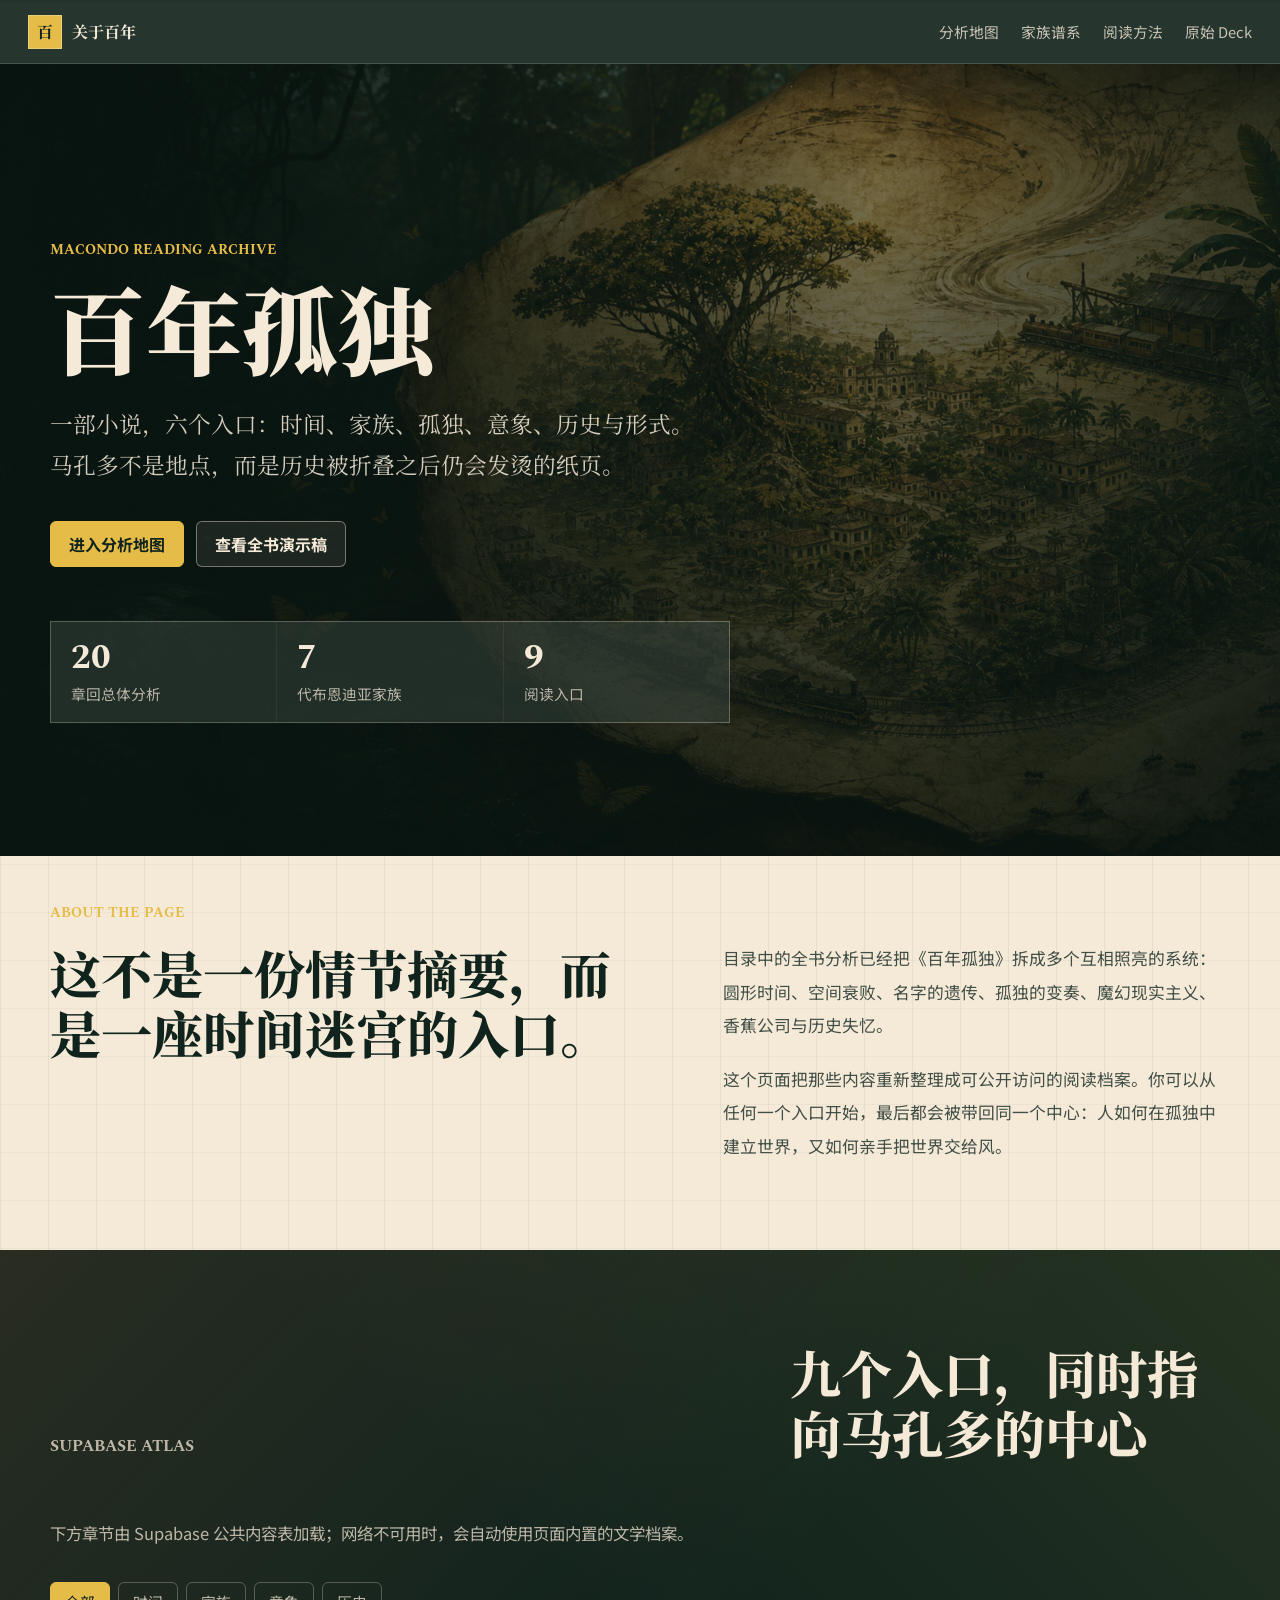
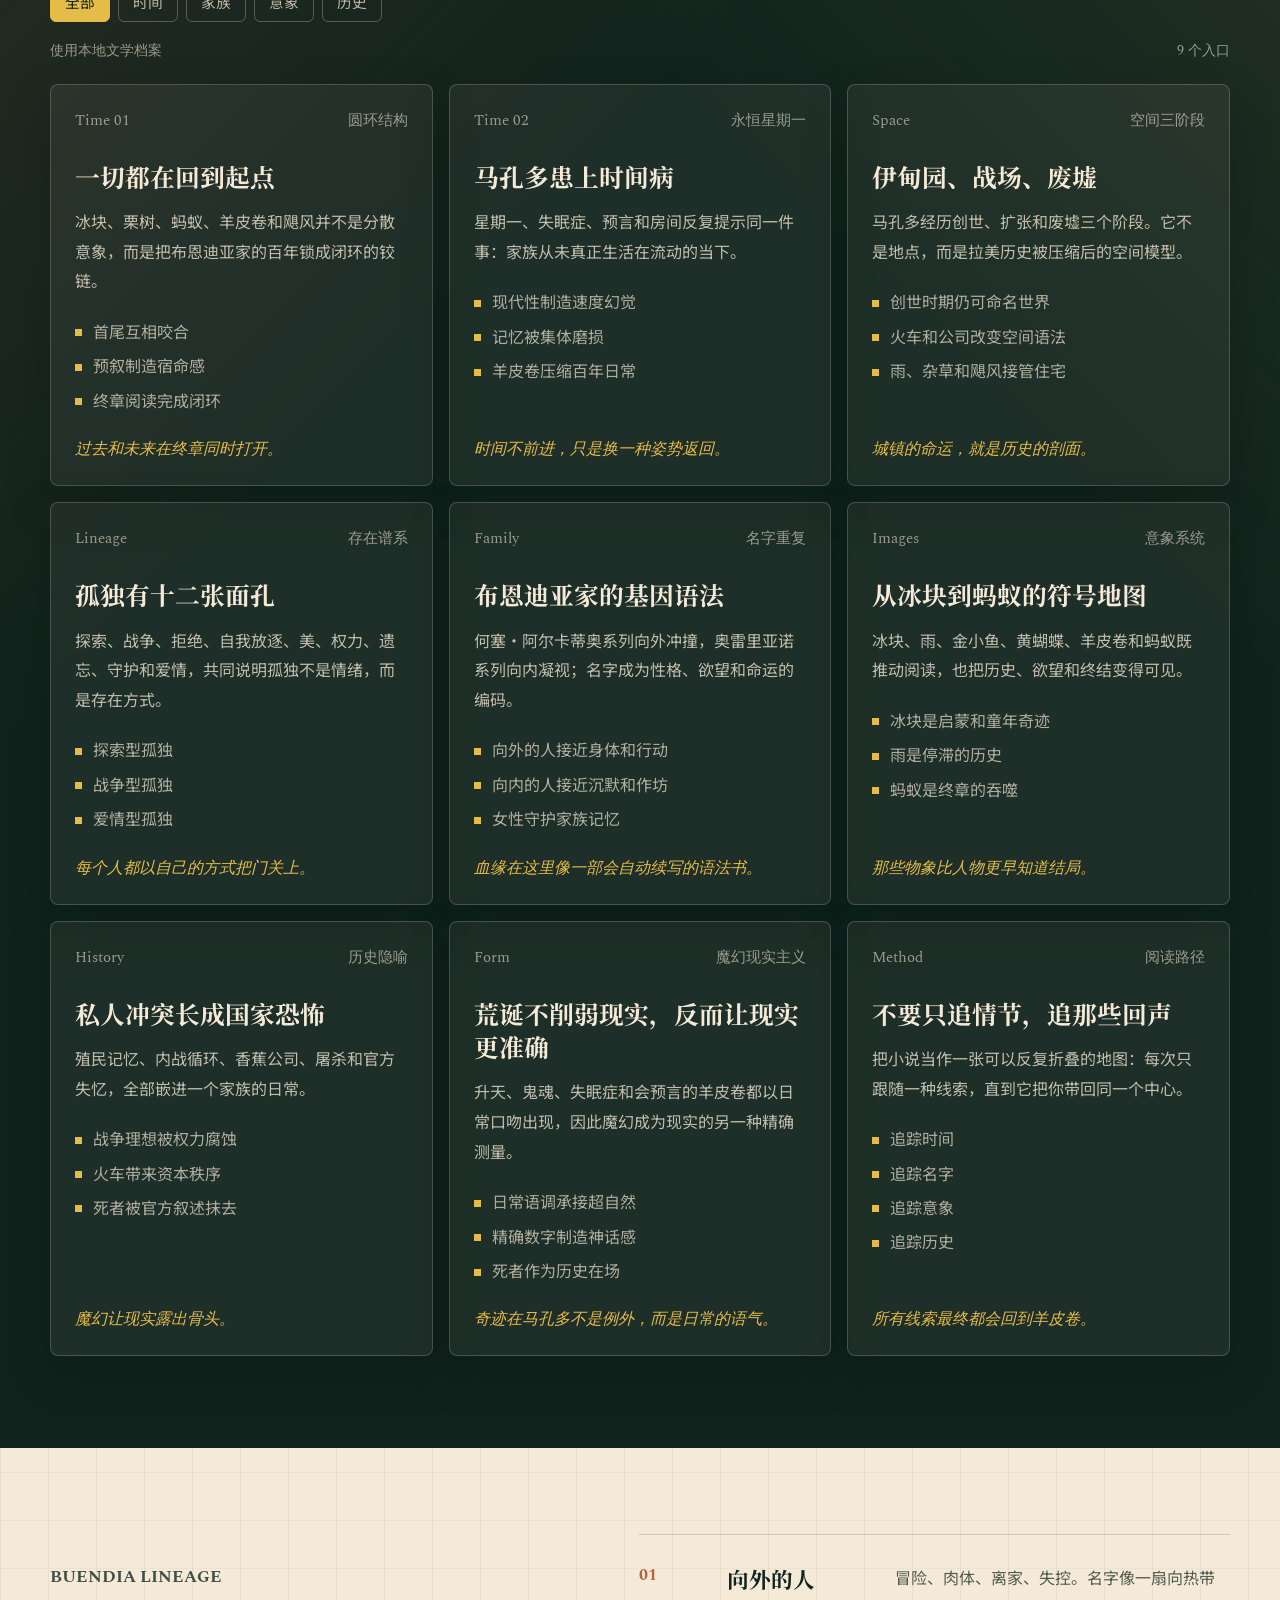
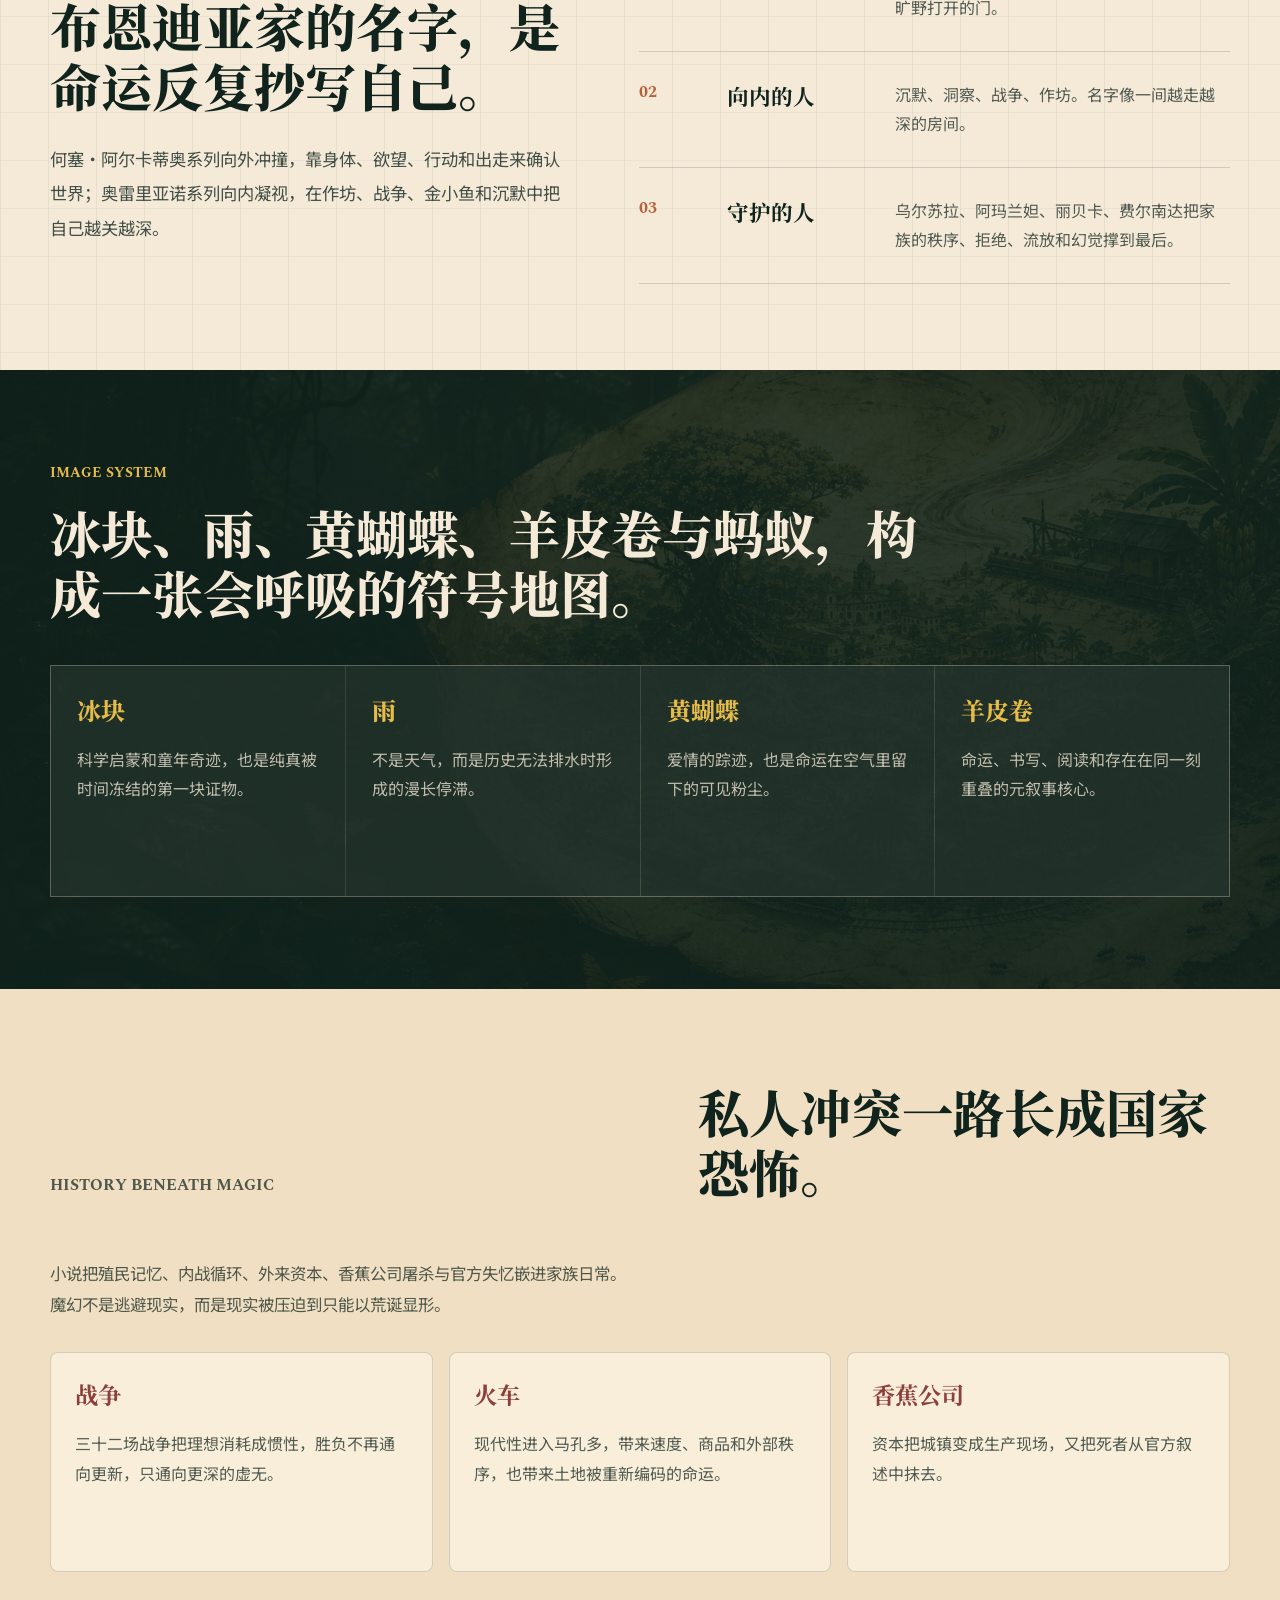
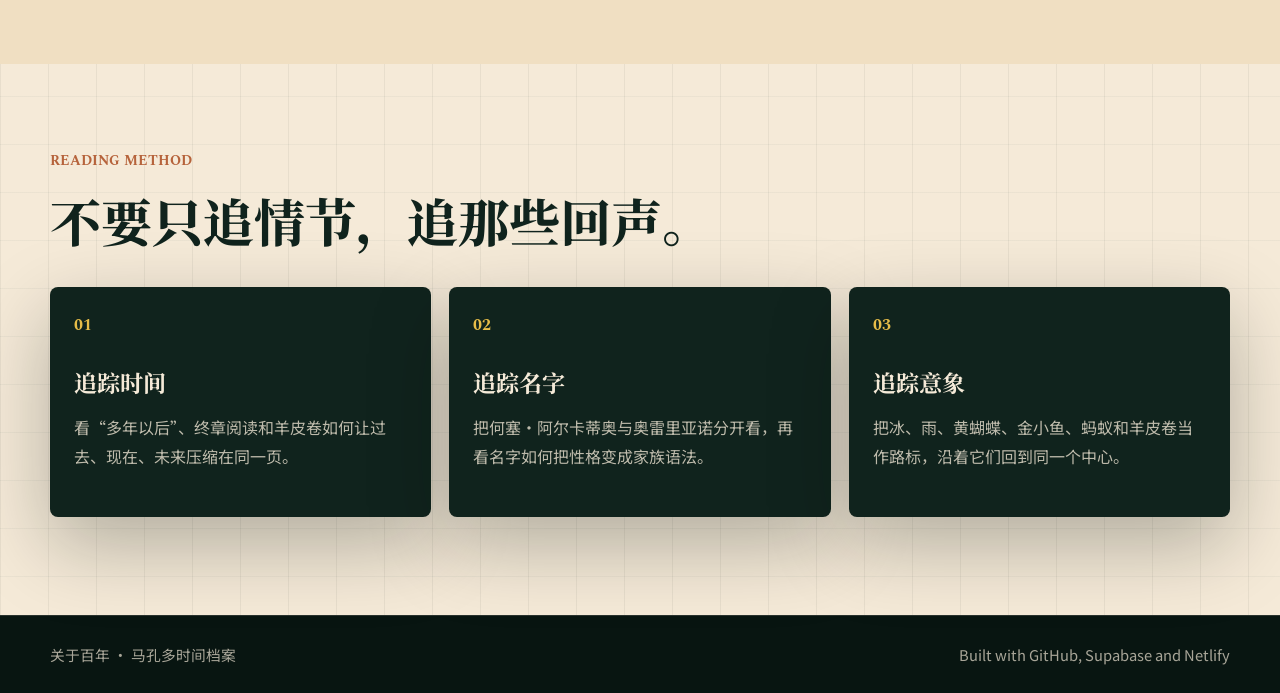
<file: index.html>
<!DOCTYPE html>
<html lang="zh-CN">
<head>
  <meta charset="UTF-8">
  <meta name="viewport" content="width=device-width, initial-scale=1.0">
  <title>关于百年 | 马孔多时间档案</title>
  <meta name="description" content="关于《百年孤独》的全书深度总体分析：时间循环、马孔多、布恩迪亚家族、意象系统、历史隐喻与阅读路径。">
  <meta name="theme-color" content="#10231d">
  <meta property="og:title" content="关于百年 | 马孔多时间档案">
  <meta property="og:description" content="从时间、孤独、家族、意象与历史政治进入《百年孤独》的深度阅读页面。">
  <meta property="og:type" content="website">
  <meta property="og:image" content="assets/macondo-hero.png">
  <link rel="preconnect" href="https://fonts.googleapis.com">
  <link rel="preconnect" href="https://fonts.gstatic.com" crossorigin>
  <link href="https://fonts.googleapis.com/css2?family=Noto+Serif+SC:wght@400;500;600;700;900&family=Noto+Sans+SC:wght@400;500;700;900&family=Spectral:ital,wght@0,400;0,600;0,700;1,500&display=swap" rel="stylesheet">
  <link rel="preload" href="assets/macondo-hero.png" as="image">
  <link rel="stylesheet" href="assets/site.css">
</head>
<body>
  <a class="skip-link" href="#main">跳到正文</a>
  <div class="progress" aria-hidden="true"><span id="scroll-progress"></span></div>

  <header class="site-header">
    <a class="brand" href="#top" aria-label="关于百年首页">
      <span class="brand-mark">百</span>
      <span>关于百年</span>
    </a>
    <nav aria-label="主导航">
      <a href="#atlas">分析地图</a>
      <a href="#lineage">家族谱系</a>
      <a href="#method">阅读方法</a>
      <a href="deck.html">原始 Deck</a>
    </nav>
  </header>

  <main id="main">
    <section class="hero" id="top" aria-labelledby="hero-title">
      <picture class="hero-art">
        <img src="assets/macondo-hero.png" alt="雨林、羊皮卷地图、火车与黄蝴蝶交织成的马孔多意象插画">
      </picture>
      <div class="hero-shade" aria-hidden="true"></div>
      <div class="hero-inner">
        <p class="eyebrow">Macondo Reading Archive</p>
        <h1 id="hero-title">百年孤独</h1>
        <p class="hero-copy">
          一部小说，六个入口：时间、家族、孤独、意象、历史与形式。马孔多不是地点，而是历史被折叠之后仍会发烫的纸页。
        </p>
        <div class="hero-actions">
          <a class="button primary" href="#atlas">进入分析地图</a>
          <a class="button ghost" href="deck.html">查看全书演示稿</a>
        </div>
        <dl class="hero-facts" aria-label="页面摘要">
          <div>
            <dt>20</dt>
            <dd>章回总体分析</dd>
          </div>
          <div>
            <dt>7</dt>
            <dd>代布恩迪亚家族</dd>
          </div>
          <div>
            <dt>9</dt>
            <dd>阅读入口</dd>
          </div>
        </dl>
      </div>
    </section>

    <section class="opening" aria-labelledby="opening-title">
      <div class="section-kicker">About the Page</div>
      <div class="opening-grid">
        <h2 id="opening-title">这不是一份情节摘要，而是一座时间迷宫的入口。</h2>
        <div class="opening-copy">
          <p>
            目录中的全书分析已经把《百年孤独》拆成多个互相照亮的系统：圆形时间、空间衰败、名字的遗传、孤独的变奏、魔幻现实主义、香蕉公司与历史失忆。
          </p>
          <p>
            这个页面把那些内容重新整理成可公开访问的阅读档案。你可以从任何一个入口开始，最后都会被带回同一个中心：人如何在孤独中建立世界，又如何亲手把世界交给风。
          </p>
        </div>
      </div>
    </section>

    <section class="section dark-band" id="atlas" aria-labelledby="atlas-title">
      <div class="section-head">
        <p class="section-kicker">Supabase Atlas</p>
        <h2 id="atlas-title">九个入口，同时指向马孔多的中心</h2>
        <p>
          下方章节由 Supabase 公共内容表加载；网络不可用时，会自动使用页面内置的文学档案。
        </p>
      </div>

      <div class="lens-bar" aria-label="阅读镜头">
        <button class="lens is-active" type="button" data-lens="all" aria-pressed="true">全部</button>
        <button class="lens" type="button" data-lens="time" aria-pressed="false">时间</button>
        <button class="lens" type="button" data-lens="lineage" aria-pressed="false">家族</button>
        <button class="lens" type="button" data-lens="image" aria-pressed="false">意象</button>
        <button class="lens" type="button" data-lens="history" aria-pressed="false">历史</button>
      </div>

      <div class="source-line">
        <span id="data-source">正在连接 Supabase</span>
        <span id="section-count">0 个入口</span>
      </div>

      <div class="analysis-grid" id="sections-grid" aria-live="polite"></div>
    </section>

    <section class="section split-section" id="lineage" aria-labelledby="lineage-title">
      <div class="portrait-panel">
        <p class="section-kicker">Buendia Lineage</p>
        <h2 id="lineage-title">布恩迪亚家的名字，是命运反复抄写自己。</h2>
        <p>
          何塞·阿尔卡蒂奥系列向外冲撞，靠身体、欲望、行动和出走来确认世界；奥雷里亚诺系列向内凝视，在作坊、战争、金小鱼和沉默中把自己越关越深。
        </p>
      </div>
      <div class="lineage-table" role="list" aria-label="人物阅读线索">
        <article role="listitem">
          <span>01</span>
          <h3>向外的人</h3>
          <p>冒险、肉体、离家、失控。名字像一扇向热带旷野打开的门。</p>
        </article>
        <article role="listitem">
          <span>02</span>
          <h3>向内的人</h3>
          <p>沉默、洞察、战争、作坊。名字像一间越走越深的房间。</p>
        </article>
        <article role="listitem">
          <span>03</span>
          <h3>守护的人</h3>
          <p>乌尔苏拉、阿玛兰妲、丽贝卡、费尔南达把家族的秩序、拒绝、流放和幻觉撑到最后。</p>
        </article>
      </div>
    </section>

    <section class="image-river" aria-labelledby="river-title">
      <div class="section-kicker">Image System</div>
      <h2 id="river-title">冰块、雨、黄蝴蝶、羊皮卷与蚂蚁，构成一张会呼吸的符号地图。</h2>
      <div class="river-track" role="list">
        <article role="listitem">
          <span>冰块</span>
          <p>科学启蒙和童年奇迹，也是纯真被时间冻结的第一块证物。</p>
        </article>
        <article role="listitem">
          <span>雨</span>
          <p>不是天气，而是历史无法排水时形成的漫长停滞。</p>
        </article>
        <article role="listitem">
          <span>黄蝴蝶</span>
          <p>爱情的踪迹，也是命运在空气里留下的可见粉尘。</p>
        </article>
        <article role="listitem">
          <span>羊皮卷</span>
          <p>命运、书写、阅读和存在在同一刻重叠的元叙事核心。</p>
        </article>
      </div>
    </section>

    <section class="section history-section" aria-labelledby="history-title">
      <div class="section-head compact">
        <p class="section-kicker">History Beneath Magic</p>
        <h2 id="history-title">私人冲突一路长成国家恐怖。</h2>
        <p>
          小说把殖民记忆、内战循环、外来资本、香蕉公司屠杀与官方失忆嵌进家族日常。魔幻不是逃避现实，而是现实被压迫到只能以荒诞显形。
        </p>
      </div>
      <div class="history-grid">
        <article>
          <strong>战争</strong>
          <p>三十二场战争把理想消耗成惯性，胜负不再通向更新，只通向更深的虚无。</p>
        </article>
        <article>
          <strong>火车</strong>
          <p>现代性进入马孔多，带来速度、商品和外部秩序，也带来土地被重新编码的命运。</p>
        </article>
        <article>
          <strong>香蕉公司</strong>
          <p>资本把城镇变成生产现场，又把死者从官方叙述中抹去。</p>
        </article>
      </div>
    </section>

    <section class="section method-section" id="method" aria-labelledby="method-title">
      <p class="section-kicker">Reading Method</p>
      <h2 id="method-title">不要只追情节，追那些回声。</h2>
      <div class="method-grid">
        <article>
          <span>01</span>
          <h3>追踪时间</h3>
          <p>看“多年以后”、终章阅读和羊皮卷如何让过去、现在、未来压缩在同一页。</p>
        </article>
        <article>
          <span>02</span>
          <h3>追踪名字</h3>
          <p>把何塞·阿尔卡蒂奥与奥雷里亚诺分开看，再看名字如何把性格变成家族语法。</p>
        </article>
        <article>
          <span>03</span>
          <h3>追踪意象</h3>
          <p>把冰、雨、黄蝴蝶、金小鱼、蚂蚁和羊皮卷当作路标，沿着它们回到同一个中心。</p>
        </article>
      </div>
    </section>
  </main>

  <footer class="site-footer">
    <p>关于百年 · 马孔多时间档案</p>
    <p>Built with GitHub, Supabase and Netlify</p>
  </footer>

  <script src="assets/site.js" defer></script>
</body>
</html>
</file>
<file: assets/site.css>
:root {
  --ink: #10231d;
  --ink-2: #1e332a;
  --paper: #f5ead8;
  --paper-2: #d8c49e;
  --copper: #b6633b;
  --gold: #e6bc48;
  --leaf: #547766;
  --rose: #8d3f3c;
  --mist: rgba(245, 234, 216, 0.72);
  --line-dark: rgba(245, 234, 216, 0.2);
  --line-light: rgba(16, 35, 29, 0.16);
  --shadow: 0 28px 80px rgba(5, 15, 12, 0.28);
  --serif: "Noto Serif SC", "Songti SC", "STSong", serif;
  --sans: "Noto Sans SC", "PingFang SC", "Microsoft YaHei", sans-serif;
  --latin: "Spectral", Georgia, serif;
}

* {
  box-sizing: border-box;
}

html {
  scroll-behavior: smooth;
}

body {
  margin: 0;
  color: var(--ink);
  background:
    linear-gradient(90deg, rgba(16, 35, 29, 0.06) 1px, transparent 1px),
    linear-gradient(180deg, rgba(16, 35, 29, 0.04) 1px, transparent 1px),
    var(--paper);
  background-size: 48px 48px;
  font-family: var(--sans);
  -webkit-font-smoothing: antialiased;
  text-rendering: optimizeLegibility;
}

img {
  display: block;
  max-width: 100%;
}

a {
  color: inherit;
  text-decoration: none;
}

button,
a {
  -webkit-tap-highlight-color: transparent;
}

.skip-link {
  position: fixed;
  left: 16px;
  top: 16px;
  z-index: 50;
  transform: translateY(-140%);
  background: var(--paper);
  color: var(--ink);
  padding: 10px 14px;
  border: 1px solid var(--ink);
}

.skip-link:focus {
  transform: translateY(0);
}

.progress {
  position: fixed;
  inset: 0 0 auto;
  height: 3px;
  z-index: 45;
  background: rgba(16, 35, 29, 0.12);
}

.progress span {
  display: block;
  width: 0;
  height: 100%;
  background: linear-gradient(90deg, var(--copper), var(--gold), var(--leaf));
}

.site-header {
  position: sticky;
  top: 0;
  z-index: 40;
  display: flex;
  align-items: center;
  justify-content: space-between;
  min-height: 64px;
  padding: 0 28px;
  color: var(--paper);
  background: rgba(16, 35, 29, 0.9);
  border-bottom: 1px solid rgba(245, 234, 216, 0.16);
  backdrop-filter: blur(18px);
}

.brand {
  display: inline-flex;
  align-items: center;
  gap: 10px;
  font-family: var(--serif);
  font-weight: 700;
}

.brand-mark {
  display: grid;
  place-items: center;
  width: 34px;
  height: 34px;
  color: var(--ink);
  background: var(--gold);
  border: 1px solid rgba(245, 234, 216, 0.35);
}

.site-header nav {
  display: flex;
  align-items: center;
  gap: 22px;
  font-size: 0.92rem;
}

.site-header nav a {
  opacity: 0.78;
}

.site-header nav a:hover,
.site-header nav a:focus-visible {
  opacity: 1;
}

.hero {
  position: relative;
  min-height: 88svh;
  overflow: hidden;
  color: var(--paper);
  background: var(--ink);
}

.hero-art,
.hero-art img,
.hero-shade {
  position: absolute;
  inset: 0;
}

.hero-art img {
  width: 100%;
  height: 100%;
  object-fit: cover;
  object-position: center center;
}

.hero-shade {
  background:
    linear-gradient(90deg, rgba(9, 21, 17, 0.94), rgba(9, 21, 17, 0.72) 35%, rgba(9, 21, 17, 0.28) 68%, rgba(9, 21, 17, 0.64)),
    linear-gradient(180deg, rgba(9, 21, 17, 0.22), rgba(9, 21, 17, 0.82));
}

.hero-inner {
  position: relative;
  z-index: 2;
  width: min(1180px, calc(100% - 48px));
  min-height: 88svh;
  margin: 0 auto;
  padding: 86px 0 44px;
  display: flex;
  flex-direction: column;
  justify-content: center;
}

.eyebrow,
.section-kicker {
  margin: 0 0 18px;
  font-family: var(--latin);
  font-size: 0.88rem;
  font-weight: 700;
  text-transform: uppercase;
  color: var(--gold);
  letter-spacing: 0;
}

.hero h1 {
  max-width: 760px;
  margin: 0;
  font-family: var(--serif);
  font-size: 6rem;
  line-height: 1;
  font-weight: 900;
  letter-spacing: 0;
}

.hero-copy {
  max-width: 660px;
  margin: 28px 0 0;
  color: rgba(245, 234, 216, 0.86);
  font-family: var(--serif);
  font-size: 1.42rem;
  line-height: 1.8;
}

.hero-actions {
  display: flex;
  flex-wrap: wrap;
  gap: 12px;
  margin-top: 36px;
}

.button {
  display: inline-flex;
  align-items: center;
  justify-content: center;
  min-height: 46px;
  padding: 0 18px;
  border: 1px solid rgba(245, 234, 216, 0.42);
  border-radius: 6px;
  font-weight: 700;
  transition: transform 180ms ease, background 180ms ease, border-color 180ms ease;
}

.button:hover,
.button:focus-visible {
  transform: translateY(-2px);
}

.button.primary {
  color: var(--ink);
  background: var(--gold);
  border-color: var(--gold);
}

.button.ghost {
  color: var(--paper);
  background: rgba(245, 234, 216, 0.08);
}

.hero-facts {
  display: grid;
  grid-template-columns: repeat(3, minmax(120px, 1fr));
  gap: 1px;
  width: min(680px, 100%);
  margin: 54px 0 0;
  border: 1px solid rgba(245, 234, 216, 0.22);
  background: rgba(245, 234, 216, 0.16);
}

.hero-facts div {
  padding: 18px 20px;
  background: rgba(16, 35, 29, 0.42);
}

.hero-facts dt {
  font-family: var(--latin);
  font-size: 2.2rem;
  font-weight: 700;
  line-height: 1;
}

.hero-facts dd {
  margin: 8px 0 0;
  color: rgba(245, 234, 216, 0.72);
  font-size: 0.92rem;
}

.opening,
.section,
.image-river {
  width: min(1180px, calc(100% - 48px));
  margin: 0 auto;
  padding: 86px 0;
}

.opening {
  padding-top: 46px;
}

.opening-grid {
  display: grid;
  grid-template-columns: minmax(0, 0.95fr) minmax(320px, 0.8fr);
  gap: 72px;
  align-items: start;
}

.opening h2,
.section-head h2,
.portrait-panel h2,
.image-river h2,
.method-section h2 {
  margin: 0;
  font-family: var(--serif);
  font-size: 3.2rem;
  line-height: 1.18;
  font-weight: 800;
  letter-spacing: 0;
}

.opening-copy {
  display: grid;
  gap: 20px;
  color: rgba(16, 35, 29, 0.78);
  font-size: 1.05rem;
  line-height: 2;
}

.opening-copy p,
.section-head p,
.portrait-panel p,
.history-section p,
.method-grid p,
.image-river p,
.lineage-table p {
  margin: 0;
}

.dark-band {
  width: 100%;
  max-width: none;
  margin: 0;
  padding: 92px max(24px, calc((100vw - 1180px) / 2));
  color: var(--paper);
  background:
    linear-gradient(135deg, rgba(182, 99, 59, 0.15), transparent 36%),
    linear-gradient(225deg, rgba(230, 188, 72, 0.1), transparent 34%),
    var(--ink);
}

.section-head {
  display: grid;
  grid-template-columns: minmax(0, 0.9fr) minmax(280px, 0.58fr);
  gap: 56px;
  align-items: end;
  margin-bottom: 32px;
}

.section-head p {
  color: rgba(245, 234, 216, 0.74);
  font-size: 1.03rem;
  line-height: 1.9;
}

.section-head.compact {
  grid-template-columns: minmax(0, 0.8fr) minmax(280px, 0.72fr);
}

.lens-bar {
  display: flex;
  flex-wrap: wrap;
  gap: 8px;
  margin: 30px 0 18px;
}

.lens {
  min-height: 40px;
  padding: 0 14px;
  color: rgba(245, 234, 216, 0.74);
  background: transparent;
  border: 1px solid rgba(245, 234, 216, 0.28);
  border-radius: 6px;
  font: inherit;
  font-size: 0.92rem;
  cursor: pointer;
}

.lens:hover,
.lens:focus-visible,
.lens.is-active {
  color: var(--ink);
  background: var(--gold);
  border-color: var(--gold);
}

.source-line {
  display: flex;
  justify-content: space-between;
  gap: 18px;
  color: rgba(245, 234, 216, 0.58);
  font-family: var(--latin);
  font-size: 0.9rem;
  margin-bottom: 22px;
}

.analysis-grid {
  display: grid;
  grid-template-columns: repeat(3, minmax(0, 1fr));
  gap: 16px;
}

.analysis-card {
  min-height: 306px;
  padding: 24px;
  display: flex;
  flex-direction: column;
  border: 1px solid var(--line-dark);
  border-radius: 8px;
  background: rgba(245, 234, 216, 0.06);
  box-shadow: 0 18px 48px rgba(3, 10, 8, 0.18);
}

.analysis-card.is-hidden {
  display: none;
}

.card-top {
  display: flex;
  justify-content: space-between;
  gap: 16px;
  color: rgba(245, 234, 216, 0.58);
  font-family: var(--latin);
  font-size: 0.92rem;
}

.analysis-card h3 {
  margin: 28px 0 14px;
  font-family: var(--serif);
  font-size: 1.55rem;
  line-height: 1.35;
  letter-spacing: 0;
}

.analysis-card p {
  margin: 0;
  color: rgba(245, 234, 216, 0.76);
  line-height: 1.85;
}

.analysis-card ul {
  display: grid;
  gap: 8px;
  margin: 22px 0 0;
  padding: 0;
  list-style: none;
  color: rgba(245, 234, 216, 0.68);
  line-height: 1.65;
}

.analysis-card li {
  position: relative;
  padding-left: 18px;
}

.analysis-card li::before {
  content: "";
  position: absolute;
  left: 0;
  top: 0.72em;
  width: 7px;
  height: 7px;
  background: var(--gold);
}

.card-accent {
  margin-top: auto;
  padding-top: 24px;
  color: var(--gold);
  font-family: var(--latin);
  font-style: italic;
}

.split-section {
  display: grid;
  grid-template-columns: minmax(0, 0.8fr) minmax(340px, 0.9fr);
  gap: 64px;
  align-items: start;
}

.portrait-panel {
  position: sticky;
  top: 92px;
}

.portrait-panel p {
  margin-top: 26px;
  color: rgba(16, 35, 29, 0.78);
  font-size: 1.08rem;
  line-height: 2;
}

.lineage-table {
  display: grid;
  border-top: 1px solid var(--line-light);
}

.lineage-table article {
  display: grid;
  grid-template-columns: 70px 150px minmax(0, 1fr);
  gap: 18px;
  padding: 28px 0;
  border-bottom: 1px solid var(--line-light);
}

.lineage-table span {
  color: var(--copper);
  font-family: var(--latin);
  font-weight: 700;
}

.lineage-table h3 {
  margin: 0;
  font-family: var(--serif);
  font-size: 1.35rem;
}

.lineage-table p {
  color: rgba(16, 35, 29, 0.72);
  line-height: 1.85;
}

.image-river {
  width: 100%;
  max-width: none;
  padding: 92px max(24px, calc((100vw - 1180px) / 2));
  color: var(--paper);
  background:
    linear-gradient(180deg, rgba(16, 35, 29, 0.86), rgba(16, 35, 29, 0.92)),
    url("macondo-hero.png") center center / cover;
}

.image-river h2 {
  max-width: 900px;
}

.river-track {
  display: grid;
  grid-template-columns: repeat(4, minmax(0, 1fr));
  gap: 1px;
  margin-top: 42px;
  border: 1px solid rgba(245, 234, 216, 0.18);
  background: rgba(245, 234, 216, 0.18);
}

.river-track article {
  min-height: 230px;
  padding: 26px;
  background: rgba(16, 35, 29, 0.64);
}

.river-track span {
  display: block;
  margin-bottom: 18px;
  color: var(--gold);
  font-family: var(--serif);
  font-size: 1.5rem;
  font-weight: 800;
}

.river-track p {
  color: rgba(245, 234, 216, 0.76);
  line-height: 1.8;
}

.history-section {
  width: 100%;
  max-width: none;
  margin: 0;
  padding: 92px max(24px, calc((100vw - 1180px) / 2));
  background: #f0dfc2;
}

.history-section .section-kicker {
  color: var(--rose);
}

.history-section .section-head p {
  color: rgba(16, 35, 29, 0.72);
}

.history-grid {
  display: grid;
  grid-template-columns: repeat(3, minmax(0, 1fr));
  gap: 16px;
}

.history-grid article {
  min-height: 220px;
  padding: 24px;
  border: 1px solid var(--line-light);
  border-radius: 8px;
  background: rgba(255, 250, 238, 0.55);
}

.history-grid strong {
  display: block;
  margin-bottom: 18px;
  color: var(--rose);
  font-family: var(--serif);
  font-size: 1.45rem;
}

.history-grid p {
  color: rgba(16, 35, 29, 0.72);
  line-height: 1.85;
}

.method-section {
  padding-bottom: 98px;
}

.method-section .section-kicker {
  color: var(--copper);
}

.method-grid {
  display: grid;
  grid-template-columns: repeat(3, minmax(0, 1fr));
  gap: 18px;
  margin-top: 36px;
}

.method-grid article {
  min-height: 230px;
  padding: 24px;
  color: var(--paper);
  border-radius: 8px;
  background: var(--ink);
  box-shadow: var(--shadow);
}

.method-grid span {
  color: var(--gold);
  font-family: var(--latin);
  font-weight: 700;
}

.method-grid h3 {
  margin: 28px 0 14px;
  font-family: var(--serif);
  font-size: 1.45rem;
}

.method-grid p {
  color: rgba(245, 234, 216, 0.76);
  line-height: 1.85;
}

.site-footer {
  display: flex;
  justify-content: space-between;
  gap: 20px;
  padding: 28px max(24px, calc((100vw - 1180px) / 2));
  color: rgba(245, 234, 216, 0.68);
  background: #081511;
  border-top: 1px solid rgba(245, 234, 216, 0.14);
  font-size: 0.92rem;
}

.site-footer p {
  margin: 0;
}

.reveal {
  opacity: 0;
  transform: translateY(16px);
  transition: opacity 520ms ease, transform 520ms ease;
}

.reveal.is-visible {
  opacity: 1;
  transform: translateY(0);
}

@media (max-width: 980px) {
  .site-header {
    align-items: flex-start;
    flex-direction: column;
    gap: 12px;
    padding: 14px 20px;
  }

  .site-header nav {
    width: 100%;
    gap: 12px;
    overflow-x: auto;
    padding-bottom: 2px;
  }

  .hero h1 {
    font-size: 4.2rem;
  }

  .hero-copy {
    font-size: 1.18rem;
  }

  .opening-grid,
  .section-head,
  .section-head.compact,
  .split-section {
    grid-template-columns: 1fr;
    gap: 32px;
  }

  .portrait-panel {
    position: static;
  }

  .analysis-grid,
  .history-grid,
  .method-grid {
    grid-template-columns: repeat(2, minmax(0, 1fr));
  }

  .river-track {
    grid-template-columns: repeat(2, minmax(0, 1fr));
  }
}

@media (max-width: 680px) {
  .hero {
    min-height: 86svh;
  }

  .hero-inner {
    width: min(100% - 32px, 1180px);
    min-height: 86svh;
    padding-top: 48px;
  }

  .hero h1 {
    font-size: 3rem;
  }

  .hero-copy {
    font-size: 1.02rem;
    line-height: 1.8;
  }

  .hero-facts {
    grid-template-columns: 1fr;
  }

  .opening,
  .section,
  .image-river,
  .dark-band,
  .history-section {
    width: 100%;
    padding: 62px 16px;
  }

  .opening h2,
  .section-head h2,
  .portrait-panel h2,
  .image-river h2,
  .method-section h2 {
    font-size: 2.15rem;
  }

  .analysis-grid,
  .history-grid,
  .method-grid,
  .river-track {
    grid-template-columns: 1fr;
  }

  .lineage-table article {
    grid-template-columns: 1fr;
    gap: 10px;
  }

  .source-line,
  .site-footer {
    flex-direction: column;
  }
}

@media (prefers-reduced-motion: reduce) {
  *,
  *::before,
  *::after {
    scroll-behavior: auto !important;
    transition: none !important;
    animation: none !important;
  }
}
</file>
